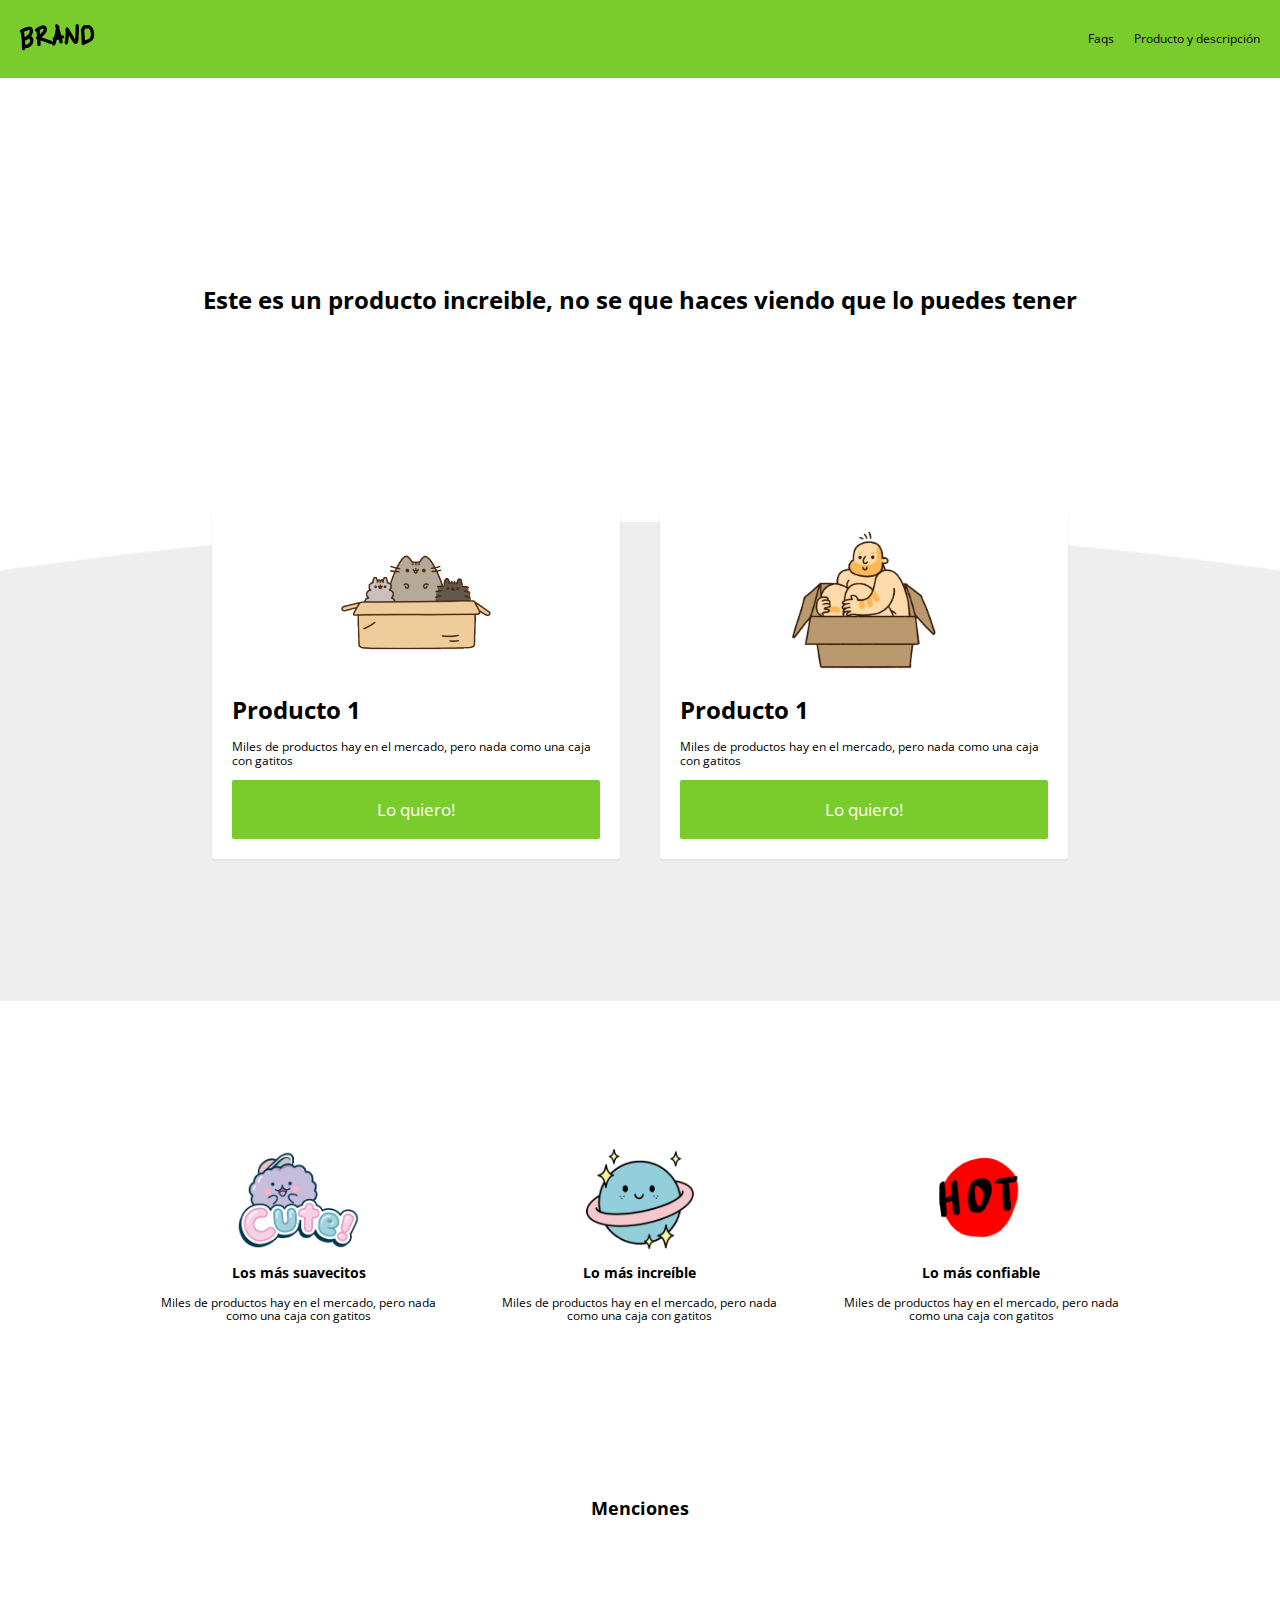
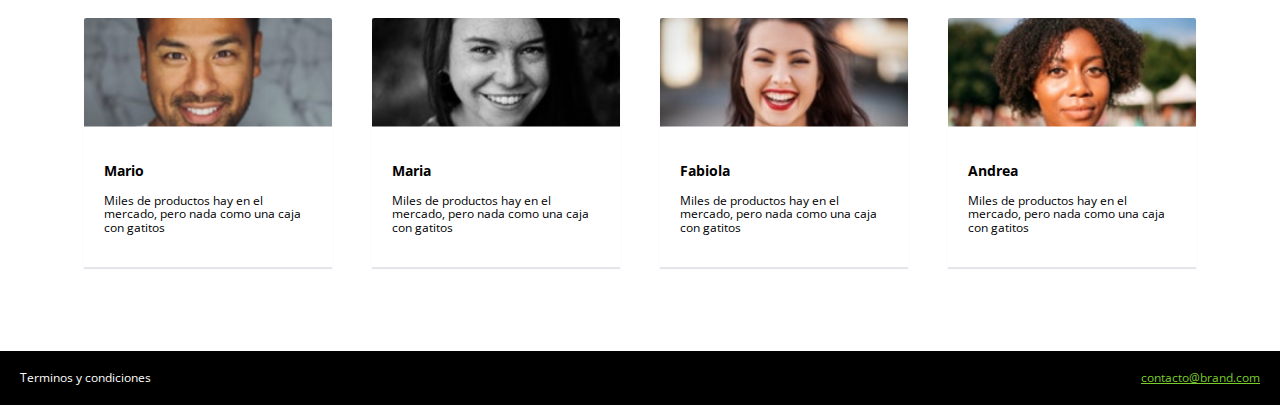
<file: index.html>
<!DOCTYPE html>
<html lang="es">
  <head>
    <meta charset="UTF-8" />
    <meta name="viewport" content="width=device-width, initial-scale=1.0" />
    <link rel="stylesheet" href="css/grid.css" />
    <link rel="stylesheet" href="css/animation.css" />
    <link rel="stylesheet" href="css/normalize.css" />
    <link rel="stylesheet" href="css/estilo.css" />
    <link rel="stylesheet" href="css/mobile.css" />

    <title>BRAND📦</title>
  </head>
  <!-- Aca cierra el head -->
  <body>
    <!--Aqui empieza el navbar  -->
    <nav class="menu fadeInDown">
      <div class="brand-image">
        <a href="index.html"
          ><img src="images/logo.png" alt="Brand images"
        /></a>
      </div>
      <div class="nav_options">
        <ul>
          <li><a href="#footer">Faqs</a></li>
          <li><a href="producto.html">Producto y descripción</a></li>
        </ul>
      </div>
    </nav>
    <!-- aqui acaba el navbar -->

    <h1 class="main-section fadeIn">
      Este es un producto increible, no se que haces viendo que lo puedes tener
    </h1>
    <!-- Aca comienza seccion de productos -->
    <div class="products fadeInUp">
      <div class="product">
        <div class="content">
          <div class="img-content">
            <img src="images/box2.png" alt="" />
          </div>
          <h1>Producto 1</h1>
          <p>
            Miles de productos hay en el mercado, pero nada como una caja con
            gatitos
          </p>
          <a href="venta.html"
            ><button href="#" class="main-buttom">Lo quiero!</button></a
          >
        </div>
      </div>
      <div class="product">
        <div class="content">
          <div class="img-content">
            <img src="images/box1.png" alt="" />
          </div>
          <h1>Producto 1</h1>
          <p>
            Miles de productos hay en el mercado, pero nada como una caja con
            gatitos
          </p>
          <a href="venta.html"
            ><button href="#" class="main-buttom">Lo quiero!</button></a
          >
        </div>
      </div>
    </div>
    <!-- Aca termina la seccion de productos -->

    <!-- Aca inicia la seccion de caracteristicas -->
    <div class="featureds">
      <div class="featured">
        <div class="featured-img">
          <img src="images/b1.webp" alt="" />
        </div>
        <h3>Los más suavecitos</h3>
        <p>
          Miles de productos hay en el mercado, pero nada como una caja con
          gatitos
        </p>
      </div>
      <div class="featured">
        <div class="featured-img">
          <img src="images/b2.webp" alt="" />
        </div>
        <h3>Lo más increíble</h3>
        <p>
          Miles de productos hay en el mercado, pero nada como una caja con
          gatitos
        </p>
      </div>
      <div class="featured">
        <div class="featured-img">
          <img src="images/b3.webp" alt="" />
        </div>
        <h3>Lo más confiable</h3>
        <p>
          Miles de productos hay en el mercado, pero nada como una caja con
          gatitos
        </p>
      </div>
    </div>
    <!--    Area de menciones -->
    <h2 class="mention-title">Menciones</h2>
    <div class="mentions">
      <div class="mention">
        <div class="content-mention">
          <img src="images/p1.png" alt="" />
          <div class="text">
            <h3>Mario</h3>
            <p>
              Miles de productos hay en el mercado, pero nada como una caja con
              gatitos
            </p>
          </div>
        </div>
      </div>
      <div class="mention">
        <div class="content-mention">
          <img src="images/p2.png" alt="" />
          <div class="text">
            <h3>Maria</h3>
            <p>
              Miles de productos hay en el mercado, pero nada como una caja con
              gatitos
            </p>
          </div>
        </div>
      </div>
      <div class="mention">
        <div class="content-mention">
          <img src="images/p3.webp" alt="" />
          <div class="text">
            <h3>Fabiola</h3>
            <p>
              Miles de productos hay en el mercado, pero nada como una caja con
              gatitos
            </p>
          </div>
        </div>
      </div>
      <div class="mention">
        <div class="content-mention">
          <img src="images/p4.png" alt="" />
          <div class="text">
            <h3>Andrea</h3>
            <p>
              Miles de productos hay en el mercado, pero nada como una caja con
              gatitos
            </p>
          </div>
        </div>
      </div>
    </div>
    <!-- Inicio de footer -->
    <footer>
      <div class="option">Terminos y condiciones</div>
      <div class="option contact">
        <a href="mailto:contacto@brand.com">contacto@brand.com</a>
      </div>
    </footer>
    <!-- Fin de Footer -->
    <script src="scripts/script.js"></script>
  </body>
</html>
</file>
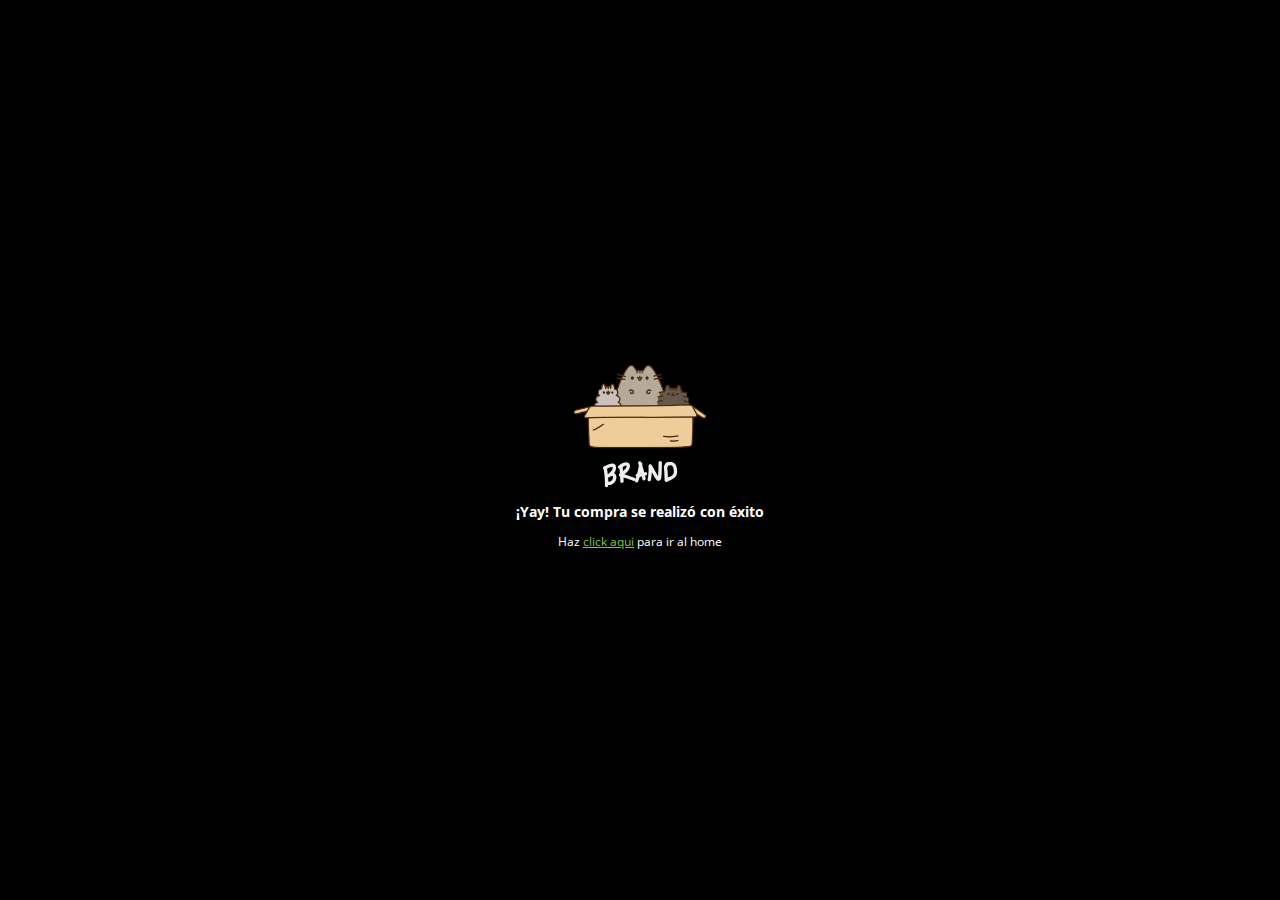
<file: exito.html>
<!DOCTYPE html>
<html lang="es">
  <head>
    <meta charset="UTF-8" />
    <meta name="viewport" content="width=device-width, initial-scale=1.0" />
    <link rel="stylesheet" href="css/normalize.css" />
    <link rel="stylesheet" href="css/estilo.css" />
    <link rel="stylesheet" href="css/animation.css" />
    <link rel="stylesheet" href="css/paypal.css" />
    <title>Exito</title>
  </head>
  <body>
    <div class="content-paypal">
      <img src="images/box_brand.png" alt="" />
      <h3>¡Yay! Tu compra se realizó con éxito</h3>
      <p>Haz <a href="index.html">click aqui</a> para ir al home</p>
    </div>
  </body>
</html>
</file>
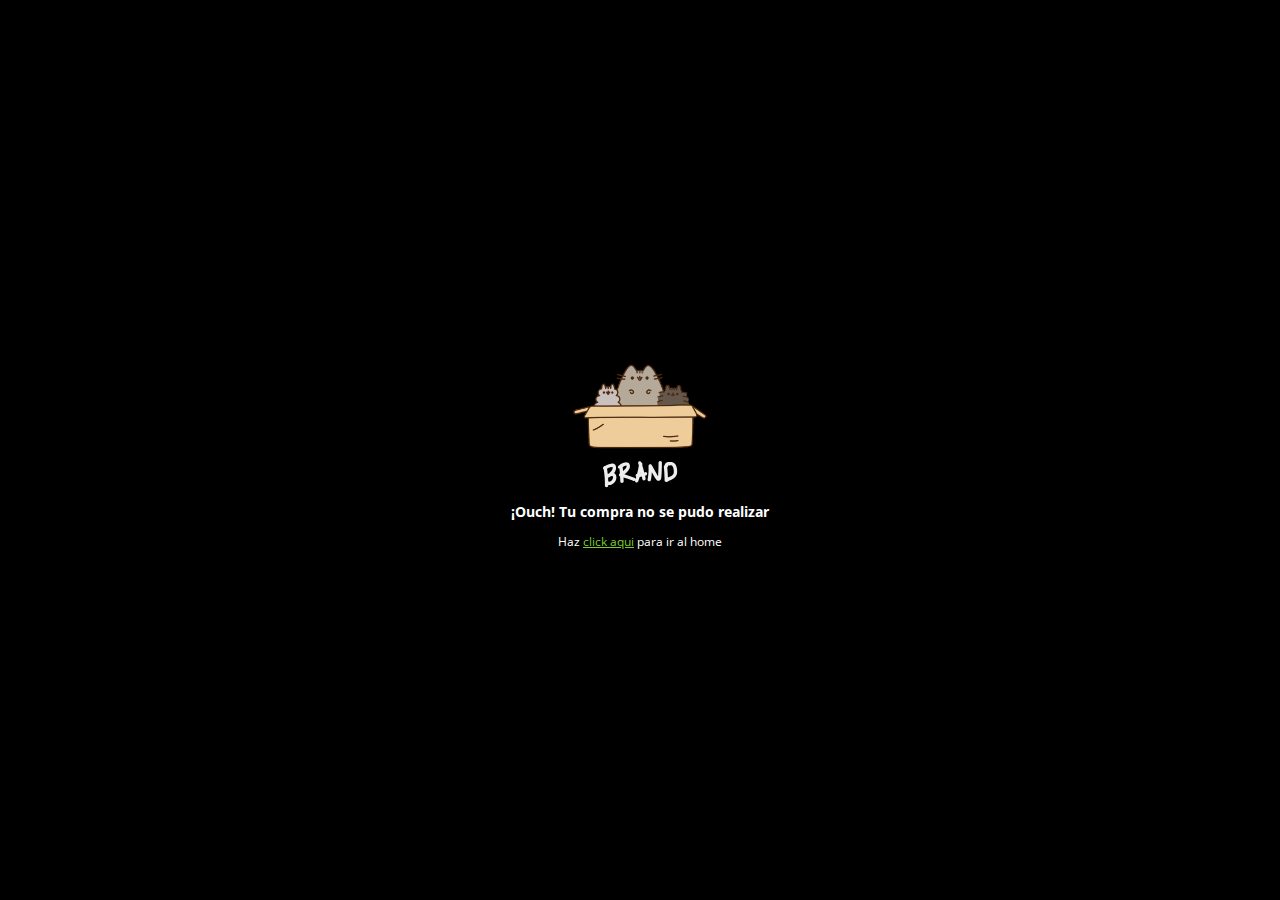
<file: falla.html>
<!DOCTYPE html>
<html lang="es">
  <head>
    <meta charset="UTF-8" />
    <meta name="viewport" content="width=device-width, initial-scale=1.0" />
    <link rel="stylesheet" href="css/normalize.css" />
    <link rel="stylesheet" href="css/estilo.css" />
    <link rel="stylesheet" href="css/animation.css" />
    <link rel="stylesheet" href="css/paypal.css" />
    <title>Exito</title>
  </head>
  <body>
    <div class="content-paypal">
      <img src="images/box_brand.png" alt="" />
      <h3>¡Ouch! Tu compra no se pudo realizar</h3>
      <p>Haz <a href="index.html">click aqui</a> para ir al home</p>
    </div>
  </body>
</html>
</file>
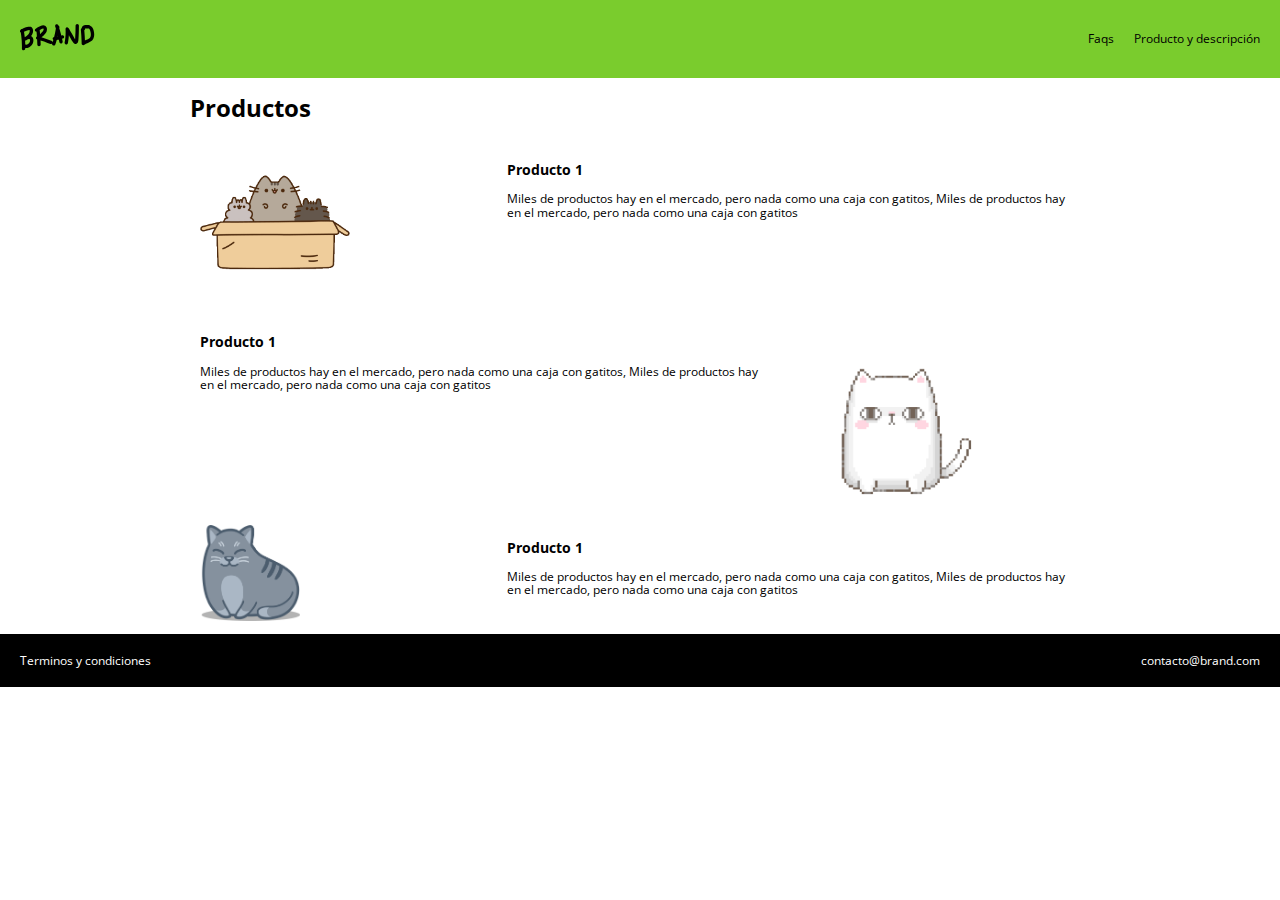
<file: producto.html>
<!DOCTYPE html>
<html lang="es">
  <head>
    <meta charset="UTF-8" />
    <meta name="viewport" content="width=device-width, initial-scale=1.0" />
    <link rel="stylesheet" href="css/grid.css" />
    <link rel="stylesheet" href="css/animation.css" />
    <link rel="stylesheet" href="css/normalize.css" />
    <link rel="stylesheet" href="css/estilo.css" />
    <link rel="stylesheet" href="css/mobile.css" />

    <title>BRAND📦</title>
  </head>
  <!-- Aca cierra el head -->
  <body>
    <!--Aqui empieza el navbar  -->
    <nav class="menu fadeInDown">
      <div class="brand-image">
        <a href="index.html"
          ><img src="images/logo.png" alt="Brand images"
        /></a>
      </div>
      <div class="nav_options">
        <ul>
          <li><a href="#footer">Faqs</a></li>
          <li><a href="producto.html">Producto y descripción</a></li>
        </ul>
      </div>
    </nav>
    <!-- aqui acaba el navbar -->
    <div class="container">
      <h1>Productos</h1>
      <div class="row">
        <div class="col-4">
          <img src="images/box2.png" width="150px" alt="" />
        </div>
        <div class="col-8">
          <h3>Producto 1</h3>
          <p>
            Miles de productos hay en el mercado, pero nada como una caja con
            gatitos, Miles de productos hay en el mercado, pero nada como una
            caja con gatitos
          </p>
        </div>
      </div>
      <div class="row">
        <div class="col-8">
          <h3>Producto 1</h3>
          <p>
            Miles de productos hay en el mercado, pero nada como una caja con
            gatitos, Miles de productos hay en el mercado, pero nada como una
            caja con gatitos
          </p>
        </div>
        <div class="col-4">
          <img src="images/ben2.png" width="200px" alt="" />
        </div>
      </div>
      <div class="row">
        <div class="col-4">
          <img src="images/ben3.png" width="100px" alt="" />
        </div>
        <div class="col-8">
          <h3>Producto 1</h3>
          <p>
            Miles de productos hay en el mercado, pero nada como una caja con
            gatitos, Miles de productos hay en el mercado, pero nada como una
            caja con gatitos
          </p>
        </div>
      </div>
    </div>
    <!-- Inicio del footer -->
    <footer>
      <div class="option">Terminos y condiciones</div>
      <div class="option">contacto@brand.com</div>
    </footer>
    <!-- Fin de Footer -->
    <script src="scripts/script.js"></script>
  </body>
</html>
</file>
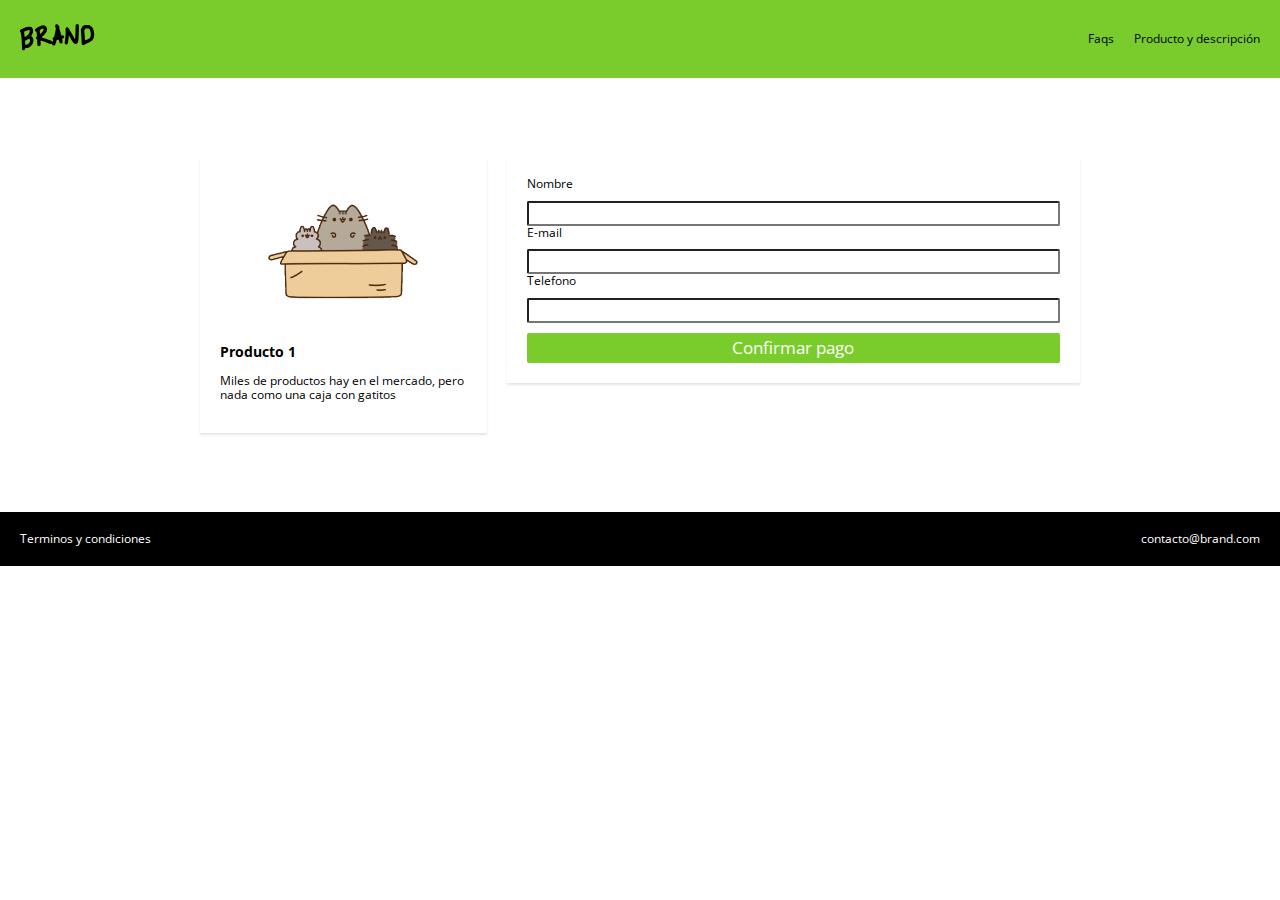
<file: venta.html>
<!DOCTYPE html>
<html lang="es">
  <head>
    <meta charset="UTF-8" />
    <meta name="viewport" content="width=device-width, initial-scale=1.0" />
    <link rel="stylesheet" href="css/grid.css" />
    <link rel="stylesheet" href="css/animation.css" />
    <link rel="stylesheet" href="css/normalize.css" />
    <link rel="stylesheet" href="css/estilo.css" />
    <link rel="stylesheet" href="css/mobile.css" />

    <title>BRAND📦</title>
  </head>
  <!-- Aca cierra el head -->
  <body>
    <!--Aqui empieza el navbar  -->
    <nav class="menu fadeInDown">
      <div class="brand-image">
        <a href="index.html"
          ><img src="images/logo.png" alt="Brand images"
        /></a>
      </div>
      <div class="nav_options">
        <ul>
          <li><a href="#footer">Faqs</a></li>
          <li><a href="producto.html">Producto y descripción</a></li>
        </ul>
      </div>
    </nav>
    <!-- Empieza formulario venta -->
    <br />
    <br />
    <br />
    <br />
    <br />
    <div class="container">
      <div class="row">
        <div class="col-4">
          <div class="modulo-pago">
            <div class="modulo-pago-images">
              <img src="images/box2.png" alt="" />
            </div>
            <h3>
              Producto 1
            </h3>
            <p>
              Miles de productos hay en el mercado, pero nada como una caja con
              gatitos
            </p>
          </div>
        </div>
        <div class="col-8">
          <div class="modulo-pago">
            <form
              action="https://www.paypal.com/cgi-bin/webscr?cmd=_s-xclick&hosted_button_id=2WHHARC5DBN28"
              method="POST"
            >
              <!-- el atributo method="post" le indica la accion que debe hacer cuando se dirige a esta url-->
              <label for="name">Nombre</label>
              <!-- For es un atributo que linkea el label con el input y para esto le ponemos una name a nuestro input -->
              <br />
              <input type="text" placeholder="" name="name" class="data" />
              <br />
              <label for="mail" class="modulo-pago-label">E-mail</label>
              <br />
              <input type="text" placeholder="" name="mail" class="data" />
              <br />
              <label for="phone" class="modulo-pago-label">Telefono</label>
              <br />
              <input type="text" placeholder="" name="phone" class="data" />
              <input
                type="submit"
                name="submit"
                class="main-buttom"
                value="Confirmar pago"
              />
              <!-- para cambiar el texto por defecto usamos el atributo value -->
            </form>
          </div>
        </div>
      </div>
    </div>
    <br />
    <br />
    <br />
    <br />
    <br />

    <!-- Inicio del footer -->
    <footer>
      <div class="option">Terminos y condiciones</div>
      <div class="option">contacto@brand.com</div>
    </footer>
    <!-- Fin de Footer -->
    <script src="scripts/script.js"></script>
  </body>
</html>
</file>
<file: css/grid.css>
.container {
  max-width: 900px;
  margin: auto;
}

.row {
  /* jerarquia container -row - column */
  display: flex;
}

.col-1 {
  width: 8.3333333333%;
}

.col-2 {
  width: 16.6666666666%;
}
.col-3 {
  width: 24.999999999%;
}
.col-4 {
  width: 33.333333332%;
}
.col-5 {
  width: 41.666666665%;
}
.col-6 {
  width: 49.999999998%;
}
.col-7 {
  width: 58.333333331%;
}
.col-8 {
  width: 66.666666664%;
}
.col-9 {
  width: 74.999999997%;
}
.col-10 {
  width: 83.33333333%;
}
.col-11 {
  width: 91.666666663%;
}
.col-12 {
  width: 100%;
}

.col-1,
.col-2,
.col-3,
.col-4,
.col-5,
.col-6,
.col-7,
.col-8,
.col-9,
.col-10,
.col-11,
.col-12 {
  padding: 10px;
}

@media (max-width: 900px) {
  .row {
    display: inherit;
  }
  .col-1,
  .col-2,
  .col-3,
  .col-4,
  .col-5,
  .col-6,
  .col-7,
  .col-8,
  .col-9,
  .col-10,
  .col-11,
  .col-12 {
    width: 100%;
  }
}
</file>
<file: css/animation.css>
.fadeIn {
  -webkit-animation-duration: 4s; /* webkit no garantiza que en todos los navegadores se active la animacion */
  animation-duration: 4s;
  animation-fill-mode: both;
  -webkit-animation-fill-mode: both;
  -webkit-animation-name: fadeIn;
  animation-name: fadeIn;
}

@keyframes fadeIn {
  from {
    opacity: 0;
  }
  to {
    opacity: 1;
  }
}

.fadeInDown {
  -webkit-animation-duration: 1s;
  animation-duration: 1s;
  animation-fill-mode: both;
  -webkit-animation-fill-mode: both;
  -webkit-animation-name: fadeInDown;
  animation-name: fadeInDown;
}

@keyframes fadeInDown {
  from {
    opacity: 0;
    -webkit-transform: translate3d(0, -100%, 0);
    transform: translate3d(0, -100%, 0);
  }
  to {
    opacity: 1;
    -webkit-transform: translate3d(0, 0, 0);
    transform: translate3d(0, 0, 0);
  }
}

.fadeInUp {
  -webkit-animation-duration: 1s;
  animation-duration: 1s;
  animation-fill-mode: both;
  -webkit-animation-fill-mode: both;
  -webkit-animation-name: fadeInUp;
  animation-name: fadeInUp;
}

@keyframes fadeInUp {
  from {
    opacity: 0;
    -webkit-transform: translate3d(0, 100%, 0);
    transform: translate3d(0, 100%, 0);
  }
  to {
    opacity: 1;
    -webkit-transform: translate3d(0, 0, 0);
    transform: translate3d(0, 0, 0);
  }
}
</file>
<file: css/estilo.css>
@import url("https://fonts.googleapis.com/css2?family=Open+Sans:wght@400;700&display=swap");

/* variables */

:root {
  /* variables para los parametros que se repiten constantemente en el codigo  */
  --green-color: #7acc2d;
  --white-color: white;
  --black-color: black;
  /* tipografia */
  --normal: 12px;
  /* espaciado */
  --space: 10px;
  --space: 20px;
  /* box shadow */
  --box: 0px 2px 2px #e6e5e9;
}

/* variables */

html,
body {
  padding: 0px;
  margin: 0px;
  font-size: var(--normal);
  font-family: "Open Sans", sans-serif;
}

p,
label {
  font-size: var(--normal);
}

.menu {
  display: flex;
  background-color: var(--green-color);
  padding: var(--space);
  color: var(--white-color);
  justify-content: space-between;
  align-items: center;
}

nav ul {
  display: flex;
}

nav li {
  padding-left: 20px;
  list-style: none; /* Sirve para eliminar la enumeracion de las listas*/
}

nav li a {
  color: var(--black-color);
  text-decoration: none;
}

nav li a:hover {
  /* hover acciones que queremos que tenga una lista */
  color: var(--white-color);
}

/* --------------------------------- main section */

.main-section {
  padding: 15%;
  text-align: center;
}

.products {
  background-image: url("../images/curve.png");
  height: 95px;
  background-size: cover; /* significa que ocuper el background que tiene*/
  background-position: center top;
  padding: 15%;
  display: flex;
}

.product {
  padding: var(--space);
  margin-top: -226px;
}

.content {
  background-color: var(--white-color);
  padding: 20px;
  border-radius: 3px;
  box-shadow: var(
    --box
  ); /* Nos  genera la sombra en los elementos, los primeros dos valores corresponden a  coordenadas x-y, el tercer valor no dice cuanto se va a distribuir.*/
}

.img-content {
  text-align: center;
}

.main-buttom {
  padding: var(--space);
  background-color: var(--green-color);
  width: 100%;
  border: 0;
  border-radius: 2px;
  cursor: pointer;
  color: var(--white-color);
  font-size: 17px;
}

.main-buttom:hover {
  background-color: #64a824;
}

/*----------------------- Featured seccion -------------  */
.featureds {
  padding: 10%;
  display: flex;
}

.featured {
  padding: 20px;
  text-align: center;
}

.featured img {
  max-height: 100px;
}

.text-featured {
  text-align: justify;
}
/* -------------------- comments------------- */

.mentions {
  padding: 5%;
  display: flex;
}

.mention img {
  width: 100%;
}

h2.mention-title {
  text-align: center;
}

.mention {
  padding: var(--space);
}

.content-mention {
  box-shadow: 0px 2px 1px #e6e5e9;
}

.mention .text {
  padding: var(--space);
}

/* ------------------------------------------- Venta */

.modulo-pago {
  background-color: var(--white-color);
  box-shadow: var(--box);
  padding: var(--space);
}

.modulo-pago-images {
  max-width: 150px;
  text-align: center;
  width: 100%;
  margin: auto;
}

.data {
  margin-top: 10px;
  width: 100%;
  height: 25px;
  border-radius: 2px;
  box-sizing: border-box;
  text-align: center;
}

.modulo-pago .main-buttom {
  /* como nuestra clase main-buttom la hemos usado tambien en el home principal debemos aislarla nombrando primero la clase donde esta alojada esta "subclase" */
  margin-top: 10px;
  padding: 5px;
}

/* ------------------------------------------- Footer */
footer {
  display: flex;
  justify-content: space-between;
  font-size: var(--normal);
  background-color: var(--black-color);
  padding: var(--space);
  color: var(--white-color);
}

.contact a {
  color: var(--green-color);
}
</file>
<file: css/mobile.css>
@media (max-width: 600px) {
  .products {
    display: inherit;
    height: auto;
  }
  .product {
    margin-top: auto;
  }
  .main_section {
    padding: 4%;
  }
  .featureds,
  .mentions {
    display: inherit;
  }
}
</file>
<file: css/paypal.css>
body {
  background-color: black;
  text-align: center;
  color: var(--white-color);
  display: flex;
  justify-content: center;
  align-items: center;
  height: 100vh;
}

.content-paypal a {
  color: var(--green-color);
}
</file>
